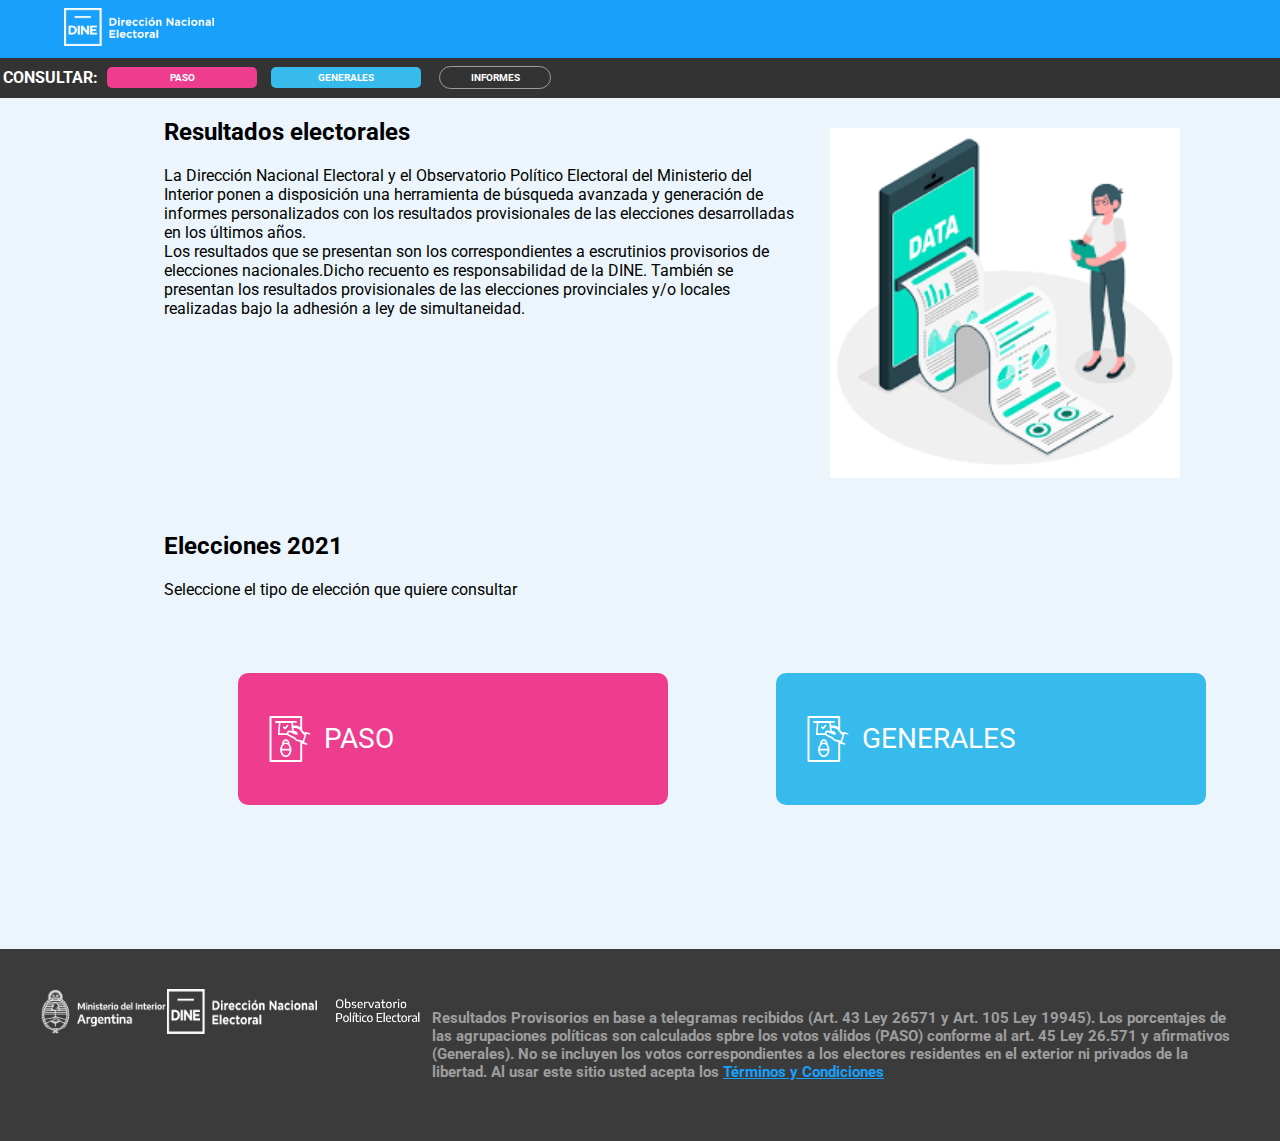
<file: index.html>
<!DOCTYPE html>
<html lang="es">
<!--TERMINADOOOOO-->
<head>
    <meta charset="UTF-8" />
    <meta name="viewport" content="width=device-width, initial-scale=1.0" />
    <title>Sistema de Publicación de Resultados Electorales</title>
    <link rel="shortcut icon" type="image/png" href="favicon-16x16.png">
    <!-- Estilos CSS -->
    <link rel="stylesheet" href="css/common.css" />
    <link rel="stylesheet" href="css/pages/index.css">
    <link rel="shortcut icon" href="img/icons/favicon-16x16.png">
    <link rel="stylesheet" href="https://cdnjs.cloudflare.com/ajax/libs/fontawesome/5.15.4/css/all.min.css"
        crossorigin="anonymous" referrerpolicy="no-referrer" />


</head>

<body>
    <header>
        <!--Barra de logo portal-->
        <div class="header-page">
            <a href="index.html"><img src="img/Logo_DINE_negativo.png" alt="logo" class="logo">
            </a>
        </div>

        <!--Barra de menú principal-->
        <div class="header-low">
            <table class="table-header">
                <tr>
                    <th class="consultar-header">
                        CONSULTAR:
                    </th>
                    <th>
                        <a href="paso.html" target="_self" class="linkpaso-header">PASO</a>
                    </th>
                    <th>
                        <a href="generales.html" target="_self" class="linkgenerales-header">GENERALES</a>
                    </th>
                    <th class="VACIO">

                    </th>


                    <th>
                        <a href="informes.html" target="_self" class="linkinforme-header">informes</a>
                    </th>

                </tr>
            </table>
        </div>


    </header>

    <!-- Contenido principal de la página -->
    <main>
        <section id="sec-titulo" class="sec-titulo">
            <!--Seccion para agregar una palicula favorita por codigo-->
            <div class="texto-titulo">
                <h2>Resultados electorales</h2>
                <p>La Dirección Nacional Electoral y el Observatorio Político Electoral del Ministerio del
                    Interior ponen a disposición una herramienta de búsqueda avanzada y generación de
                    informes personalizados con los resultados provisionales de las elecciones desarrolladas en los
                    últimos años.<br>
                    Los resultados que se presentan son los correspondientes a escrutinios provisorios
                    de elecciones nacionales.Dicho recuento es responsabilidad de la DINE. También se
                    presentan los resultados provisionales de las elecciones provinciales y/o locales realizadas bajo
                    la adhesión a ley de simultaneidad.
                </p>
            </div>
            <div class="imagen-electoral">
                <img src="img/images.png" alt="imagen-electoral">
            </div>
        </section>
        <section id="sec-contenido" class="sec-contenido">
                <h2>Elecciones 2021</h3>
                <p>Seleccione el tipo de elección que quiere consultar</p>
            <div class="paso-generales">
                <div class="paso">
                    <svg version="1.1" id="Capa_1" xmlns="http://www.w3.org/2000/svg"
                                xmlns:xlink="http://www.w3.org/1999/xlink" x="0px" y="0px" width="841.889px"
                                height="595.281px" viewBox="0 0 841.889 595.281"
                                enable-background="new 0 0 841.889 595.281" xml:space="preserve"
                                class="v-icon__component theme--light"
                                style="font-size: 70px; height: 70px; width: 70px;">
                                <g>
                                    <path fill="#FFFFFF"
                                        d="M671.434,227.503l-43.614-14.145c-2.358-1.179-4.716-1.179-8.252,1.179 c-2.357,1.179-4.715,3.536-4.715,5.894l-1.179,3.536c-9.431-8.251-22.396-20.039-34.185-35.363V31.827 c0-7.072-5.894-11.788-11.788-11.788H198.746c-7.073,0-11.788,5.895-11.788,11.788v530.448c0,7.072,4.715,11.787,11.788,11.787 h368.955c7.073,0,11.788-4.715,11.788-11.787V348.917c1.179,2.357,3.536,3.536,4.715,4.716l44.794,14.145c1.179,0,2.357,0,3.536,0 c4.715,0,8.251-2.357,9.43-7.072s-1.179-10.609-5.894-12.967l0,0l-34.185-11.787l30.648-102.554l34.185,10.608l0,0 c4.715,1.179,10.608-1.179,12.966-7.072C679.685,234.576,676.149,228.682,671.434,227.503z M555.914,550.487H210.533V43.615 h345.381v113.162c-29.47-25.934-77.799-21.218-83.693-20.039l-3.536-34.185h35.363c5.894,0,10.609-4.715,10.609-10.609 c0-5.894-4.716-10.608-10.609-10.608H262.4c-4.715,2.357-9.43,7.072-9.43,12.966c0,5.895,4.715,10.609,10.608,10.609h35.363 l-11.787,132.022c0,2.357,1.179,5.894,2.357,8.251c2.357,2.358,4.715,3.537,7.072,3.537h103.731 c5.895,9.43,15.324,12.966,16.503,14.145c0,0,29.47,15.324,51.866,24.755c12.967,5.894,15.324,9.43,20.039,14.145 c2.357,3.537,5.894,7.073,10.609,10.609c14.146,12.967,34.185,14.146,40.078,15.324l17.682,4.715L555.914,550.487z M456.897,203.927l-8.251-3.536c-1.179-1.179-17.682-8.251-31.827-3.536c-8.251,2.357-14.145,8.251-18.86,17.682 c-2.357,4.715-3.536,8.251-3.536,12.967h-87.229l10.608-122.593h130.844L456.897,203.927z M585.383,319.448l-42.436-11.788 c-1.179,0-2.357,0-3.536,0c0,0-17.682,0-28.291-9.431c-3.536-3.536-5.894-7.072-8.251-9.43 c-5.894-7.073-11.788-12.967-27.112-20.039c-22.396-9.431-50.687-24.755-51.865-24.755c0,0-7.073-3.536-9.431-9.43 c-1.179-3.536-1.179-7.072,1.179-10.609c2.357-4.715,4.716-5.894,7.073-7.072c5.894-2.357,14.145,1.179,17.682,2.357l62.475,25.933 c4.715,1.18,15.324,4.716,22.396-2.357c4.715-4.715,3.536-11.787-2.357-21.218c-10.609-16.503-29.469-20.039-37.721-20.039 c-1.179,0-2.357,0-2.357,0c-1.179,0-2.357,0-3.536,0l0,0l-4.716-36.542l-1.179-8.251c0,0,0,0,1.179,09c0,0,56.581-8.252,76.621,24.754c15.323,25.933,38.899,50.688,56.58,62.475L585.383,319.448z">
                                    </path>
                                    <path fill="#FFFFFF"
                                        d="M368.49,179.174c2.357,1.179,3.536,2.357,5.894,2.357l0,0l0,0c3.536,0,5.895-1.179,8.252-3.536 l29.469-35.363c3.536-4.715,2.357-10.609-1.179-14.146c-2.357-1.179-4.715-2.357-7.072-2.357c-2.358,0-4.716,1.179-7.073,3.536 l-12.966,15.324l-9.431,11.788l-5.894-4.716l-4.715-3.536c-4.716-3.536-10.609-2.357-14.146,2.357 c-3.536,4.716-2.357,10.609,2.357,14.146L368.49,179.174z">
                                    </path>
                                    <path fill="#FFFFFF"
                                        d="M427.428,359.526c0-2.357,0-3.536,0-5.894c0,0,0,0,0-1.18l0,0l0,0c0-28.29-20.039-50.688-44.793-50.688 c-24.755,0-44.794,22.397-44.794,50.688l0,0l0,0c0,2.358,0,4.716,0,7.073c-14.145,16.503-23.575,40.078-23.575,67.189l0,0l0,0 c0,48.33,30.648,88.408,68.369,88.408c37.72,0,68.368-40.078,68.368-88.408l0,0l0,0 C451.003,399.604,441.573,376.029,427.428,359.526z M382.635,495.085c-23.576,0-43.615-25.933-47.151-57.76h94.302 C427.428,469.152,407.389,495.085,382.635,495.085z M406.21,344.202c-7.073-3.536-15.324-5.894-23.575-5.894 c-8.252,0-16.503,2.357-23.576,5.894c3.537-12.967,12.967-21.218,23.576-21.218C394.422,321.805,403.853,331.235,406.21,344.202z M382.635,358.347c23.575,0,43.614,24.754,47.15,57.76h-94.302C339.02,383.101,359.059,358.347,382.635,358.347z">
                                    </path>
                                </g>
                            </svg>
                    <a href="paso.html" class="section-linkpaso">PASO</a>
                </div>
                <div class="generales">
                    <svg version="1.1" id="Capa_1" xmlns="http://www.w3.org/2000/svg"
                                xmlns:xlink="http://www.w3.org/1999/xlink" x="0px" y="0px" width="841.889px"
                                height="595.281px" viewBox="0 0 841.889 595.281"
                                enable-background="new 0 0 841.889 595.281" xml:space="preserve"
                                class="v-icon__component theme--light"
                                style="font-size: 70px; height: 70px; width: 70px;">
                                <g>
                                    <path fill="#FFFFFF"
                                        d="M671.434,227.503l-43.614-14.145c-2.358-1.179-4.716-1.179-8.252,1.179 c-2.357,1.179-4.715,3.536-4.715,5.894l-1.179,3.536c-9.431-8.251-22.396-20.039-34.185-35.363V31.827 c0-7.072-5.894-11.788-11.788-11.788H198.746c-7.073,0-11.788,5.895-11.788,11.788v530.448c0,7.072,4.715,11.787,11.788,11.787 h368.955c7.073,0,11.788-4.715,11.788-11.787V348.917c1.179,2.357,3.536,3.536,4.715,4.716l44.794,14.145c1.179,0,2.357,0,3.536,0 c4.715,0,8.251-2.357,9.43-7.072s-1.179-10.609-5.894-12.967l0,0l-34.185-11.787l30.648-102.554l34.185,10.608l0,0 c4.715,1.179,10.608-1.179,12.966-7.072C679.685,234.576,676.149,228.682,671.434,227.503z M555.914,550.487H210.533V43.615 h345.381v113.162c-29.47-25.934-77.799-21.218-83.693-20.039l-3.536-34.185h35.363c5.894,0,10.609-4.715,10.609-10.609 c0-5.894-4.716-10.608-10.609-10.608H262.4c-4.715,2.357-9.43,7.072-9.43,12.966c0,5.895,4.715,10.609,10.608,10.609h35.363 l-11.787,132.022c0,2.357,1.179,5.894,2.357,8.251c2.357,2.358,4.715,3.537,7.072,3.537h103.731 c5.895,9.43,15.324,12.966,16.503,14.145c0,0,29.47,15.324,51.866,24.755c12.967,5.894,15.324,9.43,20.039,14.145 c2.357,3.537,5.894,7.073,10.609,10.609c14.146,12.967,34.185,14.146,40.078,15.324l17.682,4.715L555.914,550.487z M456.897,203.927l-8.251-3.536c-1.179-1.179-17.682-8.251-31.827-3.536c-8.251,2.357-14.145,8.251-18.86,17.682 c-2.357,4.715-3.536,8.251-3.536,12.967h-87.229l10.608-122.593h130.844L456.897,203.927z M585.383,319.448l-42.436-11.788 c-1.179,0-2.357,0-3.536,0c0,0-17.682,0-28.291-9.431c-3.536-3.536-5.894-7.072-8.251-9.43 c-5.894-7.073-11.788-12.967-27.112-20.039c-22.396-9.431-50.687-24.755-51.865-24.755c0,0-7.073-3.536-9.431-9.43 c-1.179-3.536-1.179-7.072,1.179-10.609c2.357-4.715,4.716-5.894,7.073-7.072c5.894-2.357,14.145,1.179,17.682,2.357l62.475,25.933 c4.715,1.18,15.324,4.716,22.396-2.357c4.715-4.715,3.536-11.787-2.357-21.218c-10.609-16.503-29.469-20.039-37.721-20.039 c-1.179,0-2.357,0-2.357,0c-1.179,0-2.357,0-3.536,0l0,0l-4.716-36.542l-1.179-8.251c0,0,0,0,1.179,09c0,0,56.581-8.252,76.621,24.754c15.323,25.933,38.899,50.688,56.58,62.475L585.383,319.448z">
                                    </path>
                                    <path fill="#FFFFFF"
                                        d="M368.49,179.174c2.357,1.179,3.536,2.357,5.894,2.357l0,0l0,0c3.536,0,5.895-1.179,8.252-3.536 l29.469-35.363c3.536-4.715,2.357-10.609-1.179-14.146c-2.357-1.179-4.715-2.357-7.072-2.357c-2.358,0-4.716,1.179-7.073,3.536 l-12.966,15.324l-9.431,11.788l-5.894-4.716l-4.715-3.536c-4.716-3.536-10.609-2.357-14.146,2.357 c-3.536,4.716-2.357,10.609,2.357,14.146L368.49,179.174z">
                                    </path>
                                    <path fill="#FFFFFF"
                                        d="M427.428,359.526c0-2.357,0-3.536,0-5.894c0,0,0,0,0-1.18l0,0l0,0c0-28.29-20.039-50.688-44.793-50.688 c-24.755,0-44.794,22.397-44.794,50.688l0,0l0,0c0,2.358,0,4.716,0,7.073c-14.145,16.503-23.575,40.078-23.575,67.189l0,0l0,0 c0,48.33,30.648,88.408,68.369,88.408c37.72,0,68.368-40.078,68.368-88.408l0,0l0,0 C451.003,399.604,441.573,376.029,427.428,359.526z M382.635,495.085c-23.576,0-43.615-25.933-47.151-57.76h94.302 C427.428,469.152,407.389,495.085,382.635,495.085z M406.21,344.202c-7.073-3.536-15.324-5.894-23.575-5.894 c-8.252,0-16.503,2.357-23.576,5.894c3.537-12.967,12.967-21.218,23.576-21.218C394.422,321.805,403.853,331.235,406.21,344.202z M382.635,358.347c23.575,0,43.614,24.754,47.15,57.76h-94.302C339.02,383.101,359.059,358.347,382.635,358.347z">
                                    </path>
                                </g>
                            </svg>
                    <a  href="generales.html" class="section-linkgenerales">GENERALES</a>
                </div>
            </div>
        </section>
    </main>
    <!--Pie de página-->
    <footer>
        <img src="img/icons/Ministerio-del-Interior_pluma.1ab9a7a7.png" class="Ministerio" alt="Ministerio">
        <img src="img/icons/Logo_DINE_negativo.a88f983e.png" class="logoFooter" alt="logoFooter"></a>
        <img src="img/icons/logos_001-10.4430c8d5.png" class="logos" alt="logos"></a>
        <h4>Resultados Provisorios en base a telegramas recibidos (Art. 43 Ley 26571 y Art. 105 Ley 19945).
            Los porcentajes de las agrupaciones políticas son calculados spbre los votos válidos (PASO) conforme al art.
            45 Ley 26.571 y afirmativos (Generales).
            No se incluyen los votos correspondientes a los electores residentes en el exterior ni privados de la
            libertad. Al usar este sitio usted acepta los <a class="linkfooter"  href=""
            target="_blank">Términos y
            Condiciones</a></h4>

    </footer>
</body>
<script src="https://cdn.jsdelivr.net/npm/bootstrap@5.3.2/dist/js/bootstrap.bundle.min.js"
    integrity="sha384-C6RzsynM9kWDrMNeT87bh95OGNyZPhcTNXj1NW7RuBCsyN/o0jlpcV8Qyq46cDfL"
    crossorigin="anonymous"></script>


</html>
</file>
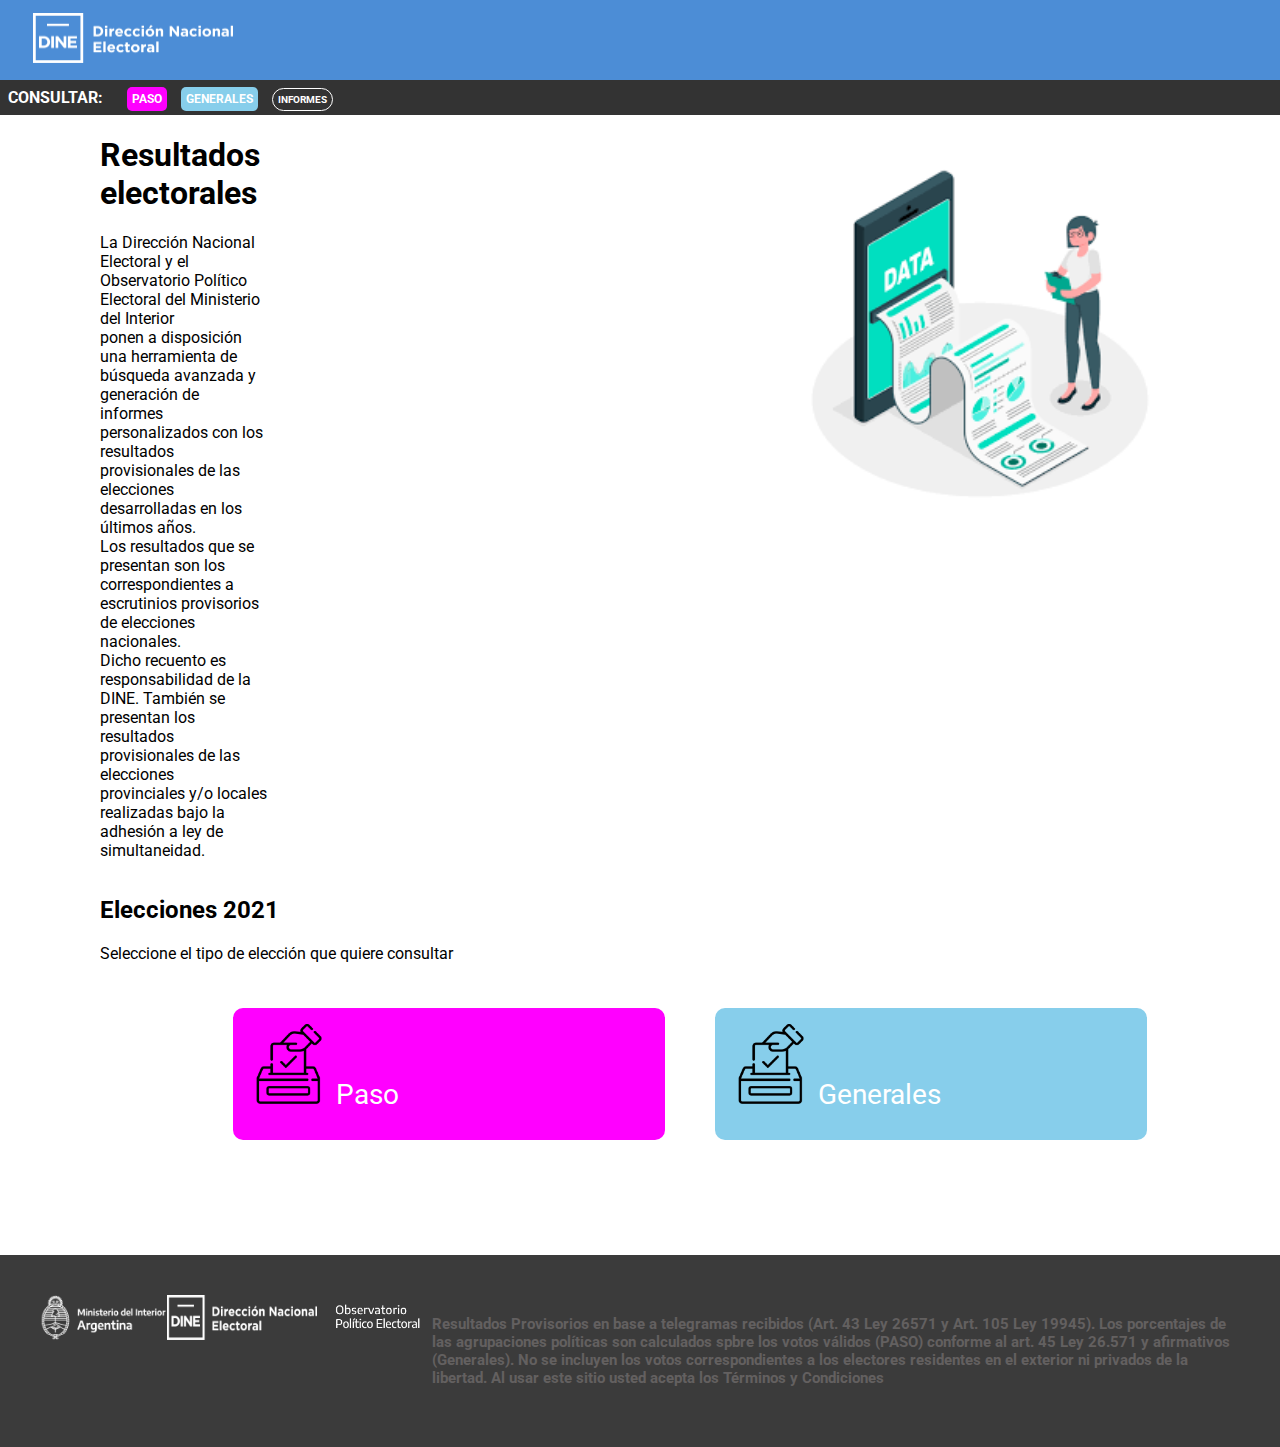
<file: tup-lc2-votacion-app/tup-lc2-votacion-app/tup-lc2-votacion-app/index.html>
<!DOCTYPE html>
<html lang="es">

<head>
    <meta charset="UTF-8" />
    <meta name="viewport" content="width=device-width, initial-scale=1.0" />
    <title>Sistema de Publicación de Resultados Electorales</title>
    <link rel="shortcut icon" type="image/png" href="favicon-16x16.png">
    <!-- Estilos CSS -->
    <link rel="stylesheet" href="css/common.css" />
    <link rel="stylesheet" href="css/pages/index.css">
    <link rel="shortcut icon" href="img/icons/favicon-16x16.png">
    <link rel="stylesheet" href="https://cdnjs.cloudflare.com/ajax/libs/fontawesome/5.15.4/css/all.min.css"
        crossorigin="anonymous" referrerpolicy="no-referrer" />


</head>

<body>
    <header class="headerprincipal">
        <!--Barra de logo portal-->
        <!--Barra de menú principal-->
        <div class="header-page">
            <a href="index.html"><img src="img/icons/Logo_DINE_negativo.a88f983e.png" class="logo" alt="logo"></a>
        </div>
    </header>
    <div class="header-low">
        <table class="table-header">
            <tr>
                <th class="consultar-header">
                    CONSULTAR:
                </th>
                <th>
                    <a href="paso.html" target="_self" class="linkpaso-header">PASO</a>
                </th>
                <th>
                    <a href="generales.html" target="_self" class="linkgenerales-header">GENERALES</a>
                </th>
                <th>
                    <a href="informes.html" target="_self" class="linkinformes-header">INFORMES</a>
                </th>
            </tr>
        </table>
    </div>

    <!-- Contenido principal de la página -->
    <main>
        <section id="sec-titulo" class="sec-titulo">
            <!--Seccion para agregar una palicula favorita por codigo-->
            <div class="texto-titulo">
                <h1>Resultados electorales</h1>
                <p class="large-text">La Dirección Nacional Electoral y el Observatorio Político Electoral del Ministerio del
                    Interior <br>ponen a disposición una herramienta de búsqueda avanzada y generación de
                    <br>informes
                    personalizados con los resultados provisionales de las elecciones desarrolladas en los
                    últimos años.
                    <br>Los resultados que se presentan son los correspondientes a escrutinios provisorios
                    de
                    elecciones nacionales. <br>Dicho recuento es responsabilidad de la DINE. También se
                    presentan
                    los resultados provisionales de las elecciones <br>provinciales y/o locales realizadas bajo
                    la
                    adhesión a ley de simultaneidad.
                </p>
            </div>
            <div class="imagen-electoral">
                <img src="img/images.png" alt="imagen-electoral">
            </div>
        </section>
        <section id="sec-contenido" class="sec-contenido">
                <h2>Elecciones 2021</h3>
                <p>Seleccione el tipo de elección que quiere consultar</p>
            <div class="paso-generales3">
                <div class="paso-generales">
                    <img src="img/votacion.png" alt="voto-img" class="imgvoto" width="80px">
                    <a href="paso.html" class="section-linkpaso">Paso</a>
                </div>
                <div class="paso-generales2">
                    <img src="img/votacion.png" alt="voto-img2" class="imgvoto2" width="80px">
                    <a  href="generales.html" class="section-linkgenerales">Generales</a>
                </div>
            </div>
        </section>
    </main>
    <!--Pie de página-->
    <footer>
        <img src="img/icons/Ministerio-del-Interior_pluma.1ab9a7a7.png" class="Ministerio" alt="Ministerio">
        <img src="img/icons/Logo_DINE_negativo.a88f983e.png" class="logoFooter" alt="logoFooter"></a>
        <img src="img/icons/logos_001-10.4430c8d5.png" class="logos" alt="logos"></a>
        <h4>Resultados Provisorios en base a telegramas recibidos (Art. 43 Ley 26571 y Art. 105 Ley 19945).
            Los porcentajes de las agrupaciones políticas son calculados spbre los votos válidos (PASO) conforme al art.
            45 Ley 26.571 y afirmativos (Generales).
            No se incluyen los votos correspondientes a los electores residentes en el exterior ni privados de la
            libertad. Al usar este sitio usted acepta los Términos y Condiciones</h4>
    </footer>
</body>


</html>
</file>
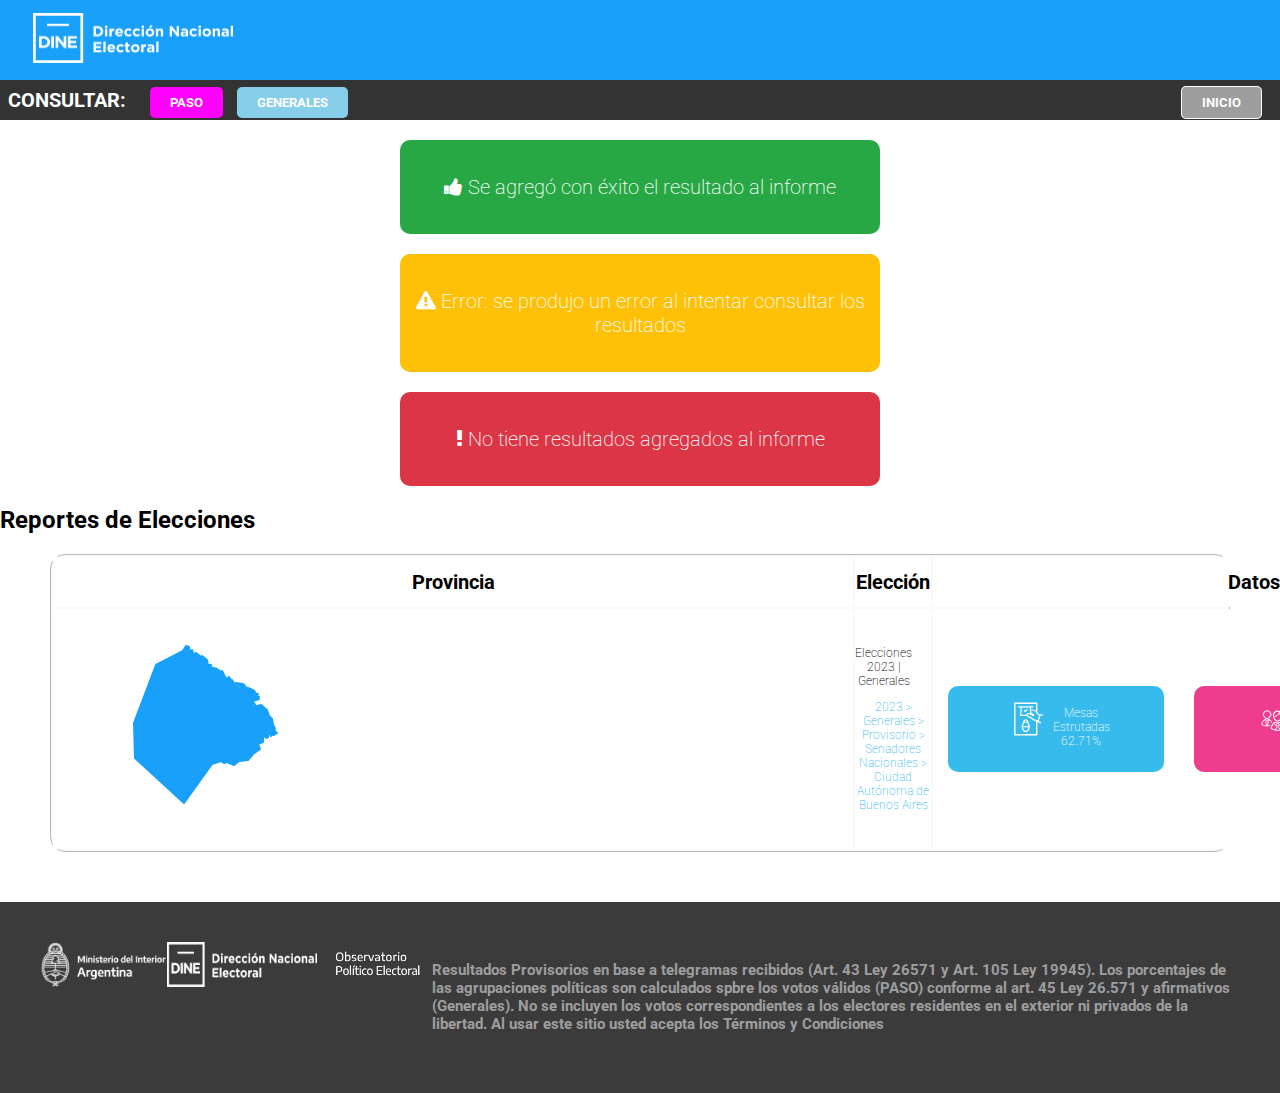
<file: tup-lc2-votacion-app/tup-lc2-votacion-app/tup-lc2-votacion-app/informes.html>
<!DOCTYPE html>
<html lang="es">

<head>
    <meta charset="UTF-8" />
    <meta name="viewport" content="width=device-width, initial-scale=1.0" />
    <title>Sistema de Publicación de Resultados Electorales</title>
    <link rel="shortcut icon" type="image/png" href="favicon-16x16.png">
    <!-- Estilos CSS -->
    <link rel="stylesheet" href="css/common.css" />
    <link rel="stylesheet" href="css/pages/informes.css" />
    <link rel="shortcut icon" href="img/icons/favicon-16x16.png">
    <link rel="stylesheet" href="https://cdnjs.cloudflare.com/ajax/libs/font-awesome/4.7.0/css/font-awesome.min.css"
        crossorigin="anonymous" eferrerpolicy="no-referrer" />

</head>

<body>
    <header class="headerprincipal">
        <!--Barra de logo portal-->
        <div class="header-page">
            <a href="index.html"><img src="img/icons/Logo_DINE_negativo.a88f983e.png" class="logo" alt="logo"></a>
        </div>

        <div class="header-low">
            <table class="table-header">
                <tr>
                    <th class="consultar-header">
                        CONSULTAR:
                    </th>
                    <th>
                        <a href="paso.html" target="_self" class="linkpaso-header">PASO</a>
                    </th>
                    <th>
                        <a href="generales.html" target="_self" class="linkgenerales-header">GENERALES</a>
                    </th>
                    <th class="VACIO">

                    </th>


                    <th>
                        <a href="index.html" target="_self" class="linkindex-header">INICIO</a>
                    </th>

                </tr>
            </table>
        </div>
    </header>


    <!-- Contenido principal de la página -->
    <main>
        <section id="sec-titulo">
            <!--Seccion para agregar una palicula favorita por codigo-->
            <h3>
                <p><span><i class="fa fa-thumbs-up"></i></span> Se agregó con éxito el resultado al informe</p>
            </h3>
            <h3>
                <p><span><i class="fa fa-exclamation-triangle"></i></span> Error: se produjo un error al intentar
                    consultar los resultados</p>
            </h3>
            <h3>
                <p><span><i class="fa fa-exclamation"></i></span> No tiene resultados agregados al informe</p>
            </h3>


        </section>
        <section id="sec-contenido">
            <!--Seccion para contenido de la página-->
            <h2>Reportes de Elecciones</h2>
            <div class="reporte-elecciones">


                <table>
                    <thead>
                        <tr class = "">
                            <th>Provincia</th>
                            <th>Elección</th>
                            <th>Datos Generales</th>
                            <th >Datos por agrupación</th>
                        </tr>
                    </thead>
                    <tbody>
                        <tr>
                            <td><svg height="210" width="800">
                                    <path class="leaflet-interactive" stroke="#18a0fb" stroke-opacity="1"
                                        stroke-width="2" stroke-linecap="round" stroke-linejoin="round" fill="#18a0fb"
                                        fill-opacity="1" fill-rule="evenodd"
                                        d="M182 61L179 56L176 58L178 56L176 53L173 55L169 47L168 48L164 45L157 43L158 41L155 41L154 36L149 32L148 33L143 29L142 30L145 32L140 29L138 32L137 30L140 29L139 26L137 28L136 23L133 22L130 27L103 41L81 99L82 134L131 179L159 140L168 137L171 139L174 138L181 141L186 137L195 136L200 130L207 125L205 120L210 118L210 112L205 107L210 110L213 114L215 113L215 110L217 110L218 112L219 111L217 109L221 111L224 109L220 106L222 106L221 102L218 102L216 104L215 103L217 102L212 102L220 101L219 95L216 92L214 86L208 81L200 83L199 80L201 79L202 81L200 77L206 75L203 75L203 73L206 73L201 71L205 70L199 69L198 68L202 68L200 66L195 67L194 66L198 65L188 62L192 62L190 60L183 59L189 64L187 65z">
                                    </path>
                                </svg>
                            </td>
                            <td>
                                <p class="texto-elecciones-chico">Elecciones <br /> 2023 |<br /> Generales</p>

                                <p class="texto-path-chico">2023 > <br />Generales ><br /> Provisorio ><br />
                                    Senadores<br />
                                    Nacionales ><br /> Ciudad Autónoma de Buenos Aires</p>
                            </td>
                            <td>
                                <div class="GENERALES">
                                    <div class="computos">
                                        <svg version="1.1" id="Capa_1" xmlns="http://www.w3.org/2000/svg" xmlns:xlink="http://www.w3.org/1999/xlink" x="0px" y="0px" width="841.889px" height="595.281px" viewBox="0 0 841.889 595.281" enable-background="new 0 0 841.889 595.281" xml:space="preserve" class="v-icon__component theme--light" style="font-size: 50px; height: 50px; width: 50px;">
                                            <g>
                                                <path fill="#FFFFFF" d="M671.434,227.503l-43.614-14.145c-2.358-1.179-4.716-1.179-8.252,1.179
                                                                                    c-2.357,1.179-4.715,3.536-4.715,5.894l-1.179,3.536c-9.431-8.251-22.396-20.039-34.185-35.363V31.827
                                                                                    c0-7.072-5.894-11.788-11.788-11.788H198.746c-7.073,0-11.788,5.895-11.788,11.788v530.448c0,7.072,4.715,11.787,11.788,11.787
                                                                                    h368.955c7.073,0,11.788-4.715,11.788-11.787V348.917c1.179,2.357,3.536,3.536,4.715,4.716l44.794,14.145c1.179,0,2.357,0,3.536,0
                                                                                    c4.715,0,8.251-2.357,9.43-7.072s-1.179-10.609-5.894-12.967l0,0l-34.185-11.787l30.648-102.554l34.185,10.608l0,0
                                                                                    c4.715,1.179,10.608-1.179,12.966-7.072C679.685,234.576,676.149,228.682,671.434,227.503z M555.914,550.487H210.533V43.615
                                                                                    h345.381v113.162c-29.47-25.934-77.799-21.218-83.693-20.039l-3.536-34.185h35.363c5.894,0,10.609-4.715,10.609-10.609
                                                                                    c0-5.894-4.716-10.608-10.609-10.608H262.4c-4.715,2.357-9.43,7.072-9.43,12.966c0,5.895,4.715,10.609,10.608,10.609h35.363
                                                                                    l-11.787,132.022c0,2.357,1.179,5.894,2.357,8.251c2.357,2.358,4.715,3.537,7.072,3.537h103.731
                                                                                    c5.895,9.43,15.324,12.966,16.503,14.145c0,0,29.47,15.324,51.866,24.755c12.967,5.894,15.324,9.43,20.039,14.145
                                                                                    c2.357,3.537,5.894,7.073,10.609,10.609c14.146,12.967,34.185,14.146,40.078,15.324l17.682,4.715L555.914,550.487z
                                                                                    M456.897,203.927l-8.251-3.536c-1.179-1.179-17.682-8.251-31.827-3.536c-8.251,2.357-14.145,8.251-18.86,17.682
                                                                                    c-2.357,4.715-3.536,8.251-3.536,12.967h-87.229l10.608-122.593h130.844L456.897,203.927z M585.383,319.448l-42.436-11.788
                                                                                    c-1.179,0-2.357,0-3.536,0c0,0-17.682,0-28.291-9.431c-3.536-3.536-5.894-7.072-8.251-9.43
                                                                                    c-5.894-7.073-11.788-12.967-27.112-20.039c-22.396-9.431-50.687-24.755-51.865-24.755c0,0-7.073-3.536-9.431-9.43
                                                                                    c-1.179-3.536-1.179-7.072,1.179-10.609c2.357-4.715,4.716-5.894,7.073-7.072c5.894-2.357,14.145,1.179,17.682,2.357l62.475,25.933
                                                                                    c4.715,1.18,15.324,4.716,22.396-2.357c4.715-4.715,3.536-11.787-2.357-21.218c-10.609-16.503-29.469-20.039-37.721-20.039
                                                                                    c-1.179,0-2.357,0-2.357,0c-1.179,0-2.357,0-3.536,0l0,0l-4.716-36.542l-1.179-8.251c0,0,0,0,1.179,0
                                                                                    c0,0,56.581-8.252,76.621,24.754c15.323,25.933,38.899,50.688,56.58,62.475L585.383,319.448z"></path>
                                                <path fill="#FFFFFF" d="M368.49,179.174c2.357,1.179,3.536,2.357,5.894,2.357l0,0l0,0c3.536,0,5.895-1.179,8.252-3.536
                                                                                    l29.469-35.363c3.536-4.715,2.357-10.609-1.179-14.146c-2.357-1.179-4.715-2.357-7.072-2.357c-2.358,0-4.716,1.179-7.073,3.536
                                                                                    l-12.966,15.324l-9.431,11.788l-5.894-4.716l-4.715-3.536c-4.716-3.536-10.609-2.357-14.146,2.357
                                                                                    c-3.536,4.716-2.357,10.609,2.357,14.146L368.49,179.174z"></path>
                                                <path fill="#FFFFFF" d="M427.428,359.526c0-2.357,0-3.536,0-5.894c0,0,0,0,0-1.18l0,0l0,0c0-28.29-20.039-50.688-44.793-50.688
                                                                                    c-24.755,0-44.794,22.397-44.794,50.688l0,0l0,0c0,2.358,0,4.716,0,7.073c-14.145,16.503-23.575,40.078-23.575,67.189l0,0l0,0
                                                                                    c0,48.33,30.648,88.408,68.369,88.408c37.72,0,68.368-40.078,68.368-88.408l0,0l0,0
                                                                                    C451.003,399.604,441.573,376.029,427.428,359.526z M382.635,495.085c-23.576,0-43.615-25.933-47.151-57.76h94.302
                                                                                    C427.428,469.152,407.389,495.085,382.635,495.085z M406.21,344.202c-7.073-3.536-15.324-5.894-23.575-5.894
                                                                                    c-8.252,0-16.503,2.357-23.576,5.894c3.537-12.967,12.967-21.218,23.576-21.218C394.422,321.805,403.853,331.235,406.21,344.202z
                                                                                    M382.635,358.347c23.575,0,43.614,24.754,47.15,57.76h-94.302C339.02,383.101,359.059,358.347,382.635,358.347z"></path>
                                            </g>
                                        </svg>
                                        <p>Mesas <br />Estrutadas<br /> 62.71%</p>
                                    </div>

                                    

                                    <div class="electores">
                                        <svg version="1.1" id="Layer_1" xmlns="http://www.w3.org/2000/svg" xmlns:xlink="http://www.w3.org/1999/xlink" x="0px" y="0px" width="841.889px" height="595.281px" viewBox="0 0 841.889 595.281" enable-background="new 0 0 841.889 595.281" xml:space="preserve" class="v-icon__component theme--light" style="font-size: 50px; height: 50px; width: 50px;">
                                            <title>comunidad</title>
                                            <path fill="#FFFFFF" d="M462.824,342.115h-0.59c-3.125-1.252-6.67-0.854-9.438,1.062c-10.771,7.341-23.424,11.436-36.453,11.797
                                                                                    c-13.2-0.436-26.022-4.519-37.043-11.797c-2.89-1.642-6.43-1.642-9.319,0c-54.148,26.779-76.682,98.859-71.845,112.897
                                                                                    c0.632,1.725,1.735,3.237,3.186,4.365c34.136,22.816,73.983,35.608,115.021,36.925c41.28-0.521,81.446-13.472,115.257-37.161
                                                                                    c1.454-1.173,2.557-2.724,3.186-4.482C539.387,440.739,516.973,368.659,462.824,342.115z M458.813,359.693
                                                                                    c5.067,2.88,9.848,6.237,14.275,10.027l-21.707,27.016l-21.353-26.426c10.135-1.979,19.866-5.647,28.784-10.854V359.693z
                                                                                    M434.039,395.084l-17.342,20.999c0,0,0,0.59,0,0.826c0,0.235,0,0,0-0.826l-17.224-20.999l17.578-21.471L434.039,395.084z
                                                                                    M373.992,359.693c8.952,5.199,18.728,8.83,28.902,10.735l-21.588,26.308l-22.061-27.252c4.616-3.762,9.55-7.117,14.746-10.027
                                                                                    V359.693z M315.007,447.464c5.307-26.169,17.715-50.372,35.863-69.957l25.6,32.088c1.272,1.329,3,2.13,4.837,2.241
                                                                                    c1.824-0.022,3.548-0.841,4.719-2.241l4.837-5.898l12.977,15.69l-31.853,52.497c-20.349-4.863-39.705-13.204-57.216-24.656
                                                                                    L315.007,447.464z M416.579,478.725c-10.703-0.196-21.366-1.381-31.852-3.539l31.852-52.143l32.088,52.496
                                                                                    c-10.662,1.965-21.481,2.952-32.323,2.95L416.579,478.725z M461.29,472.709l-32.441-52.851l12.977-15.69l4.955,5.898
                                                                                    c1.138,1.441,2.883,2.27,4.719,2.242l0,0c1.824-0.023,3.548-0.842,4.719-2.242l25.718-32.56
                                                                                    c18.07,19.442,30.544,43.411,36.099,69.367c-17.312,11.868-36.609,20.539-56.979,25.6L461.29,472.709z"></path>
                                            <path fill="#FFFFFF" d="M416.462,340.935c45.3,0,81.753-54.856,81.753-100.157c1.717-45.184-33.521-83.204-78.705-84.92
                                                                                    s-83.204,33.521-84.92,78.706c-0.078,2.07-0.078,4.144,0,6.214C334.59,286.079,371.043,340.935,416.462,340.935z M480.756,240.778
                                                                                    c0,1.298,0,2.596,0,3.894c-18.168-6.606-25.364-40.229-27.842-56.98C470.381,199.714,480.797,219.574,480.756,240.778z
                                                                                    M352.05,240.778c0.387-35.316,29.094-63.76,64.412-63.822c7.58,0.036,15.093,1.435,22.178,4.129
                                                                                    c-5.771,25.088-21.943,46.535-44.475,58.985c-12.627,7.394-27.523,9.911-41.88,7.079C352.168,244.553,352.05,242.666,352.05,240.778
                                                                                    z M362.549,260.244c13.056-0.269,25.851-3.71,37.278-10.028c19.154-10.271,34.437-26.506,43.531-46.244
                                                                                    c4.719,20.645,14.864,47.188,35.392,53.087c-6.96,32.56-33.268,66.418-62.406,66.418s-54.03-32.089-61.816-63.94
                                                                                    C357.182,259.952,359.863,260.188,362.549,260.244z"></path>
                                            <path fill="#FFFFFF" d="M542.454,249.036l0.944,3.186c0.522,1.727,0.839,3.508,0.943,5.309l0,0c-0.551,1.18-1.966,3.657-4.247,7.433
                                                                                    l-1.062,1.77c-1.563,2.695-1.181,6.096,0.943,8.376c6.438,6.525,14.637,11.034,23.595,12.977c0.584,0.114,1.185,0.114,1.77,0
                                                                                    c3.892,0.367,7.345-2.489,7.713-6.381c0.352-3.722-2.251-7.075-5.943-7.658c-4.577-1.021-8.934-2.859-12.859-5.427
                                                                                    c1.602-2.582,2.87-5.356,3.775-8.258c0.116-1.177,0.116-2.362,0-3.539c-0.062-3.077-0.537-6.133-1.416-9.083l-0.943-3.422
                                                                                    c0-1.298-0.826-2.595-1.18-3.893v-1.18c-3.318-7.425-5.047-15.462-5.073-23.595c0.729-30.418,25.977-54.486,56.395-53.759
                                                                                    s54.486,25.977,53.759,56.395c-0.187,7.795-2.025,15.461-5.395,22.492l-2.124,7.433c-0.941,3.021-1.457,6.157-1.533,9.319
                                                                                    c-0.116,1.177-0.116,2.362,0,3.539c-0.056,0.352-0.056,0.71,0,1.062c0.976,2.515,2.201,4.926,3.657,7.196
                                                                                    c-2.936,1.979-6.159,3.49-9.556,4.483c-3.891,0.815-6.383,4.629-5.567,8.52c0.815,3.89,4.63,6.382,8.52,5.566
                                                                                    c0.443-0.093,0.877-0.228,1.294-0.401c7.512-2.082,14.32-6.159,19.701-11.797c2.093-2.286,2.518-5.642,1.062-8.376l-1.062-1.77
                                                                                    c-0.943-1.534-3.421-5.663-4.246-7.314v-0.59c0.017-1.81,0.336-3.604,0.943-5.309c0.59-2.478,1.298-4.837,1.77-6.371
                                                                                    c15.945-34.834,0.633-75.999-34.201-91.944s-75.999-0.633-91.944,34.201c-8.279,18.087-8.396,38.857-0.319,57.036L542.454,249.036z"></path>
                                            <path fill="#FFFFFF" d="M642.375,297.64c-2.532-1.03-5.412-0.72-7.668,0.825c-8.872,5.963-19.276,9.24-29.965,9.438
                                                                                    c-10.801-0.386-21.289-3.732-30.318-9.674c-2.138-1.544-4.956-1.771-7.313-0.59l0,0c-23.636,13.269-41.938,34.323-51.789,59.575
                                                                                    c3.657,4.247,7.078,8.612,10.263,12.977c5.804-16.099,14.791-30.863,26.426-43.413l24.42,27.134
                                                                                    c0.923,1.054,2.257,1.656,3.657,1.651l0,0c1.508-0.124,2.886-0.899,3.775-2.124l20.526-29.729l20.881,30.201
                                                                                    c0.928,1.18,2.285,1.943,3.775,2.123l0,0c1.43-0.02,2.79-0.615,3.774-1.651l24.893-27.134c15.105,16.03,25.513,35.905,30.082,57.452
                                                                                    c-24.783,16.33-53.728,25.214-83.405,25.6c-22.516-0.792-44.649-6.045-65.12-15.454c3.217,5.863,6.131,11.888,8.73,18.05
                                                                                    c18.353,6.987,37.713,10.971,57.334,11.797c33.779-0.463,66.647-11.022,94.376-30.318c1.199-0.993,2.098-2.301,2.596-3.775
                                                                                    C705.608,378.923,687.204,319.819,642.375,297.64z M579.615,342.705l-20.881-22.65c3.726-2.86,7.67-5.425,11.797-7.668
                                                                                    c7.562,4.349,15.827,7.343,24.42,8.848L579.615,342.705z M629.989,342.705l-14.864-21.353c8.595-1.564,16.855-4.598,24.42-8.966
                                                                                    c4.164,2.182,8.113,4.749,11.797,7.668L629.989,342.705z"></path>
                                            <path fill="#FFFFFF" d="M628.337,190.877c-1.385-2.284-4.359-3.014-6.644-1.628c-1.115,0.676-1.91,1.773-2.204,3.044
                                                                                    c-6.253,27.959-24.774,29.492-39.639,30.79c-8.729,0.708-18.639,1.651-18.639,11.207c0,24.185,19.465,53.323,43.53,53.323
                                                                                    c24.066,0,43.649-29.139,43.649-53.323C643.531,219.045,636.794,204.462,628.337,190.877z M604.743,278.057
                                                                                    c-17.932,0-33.976-24.42-34.094-43.649c3.214-1.169,6.607-1.768,10.027-1.77c13.213-1.18,34.447-2.949,44.711-27.251
                                                                                    c5.456,9.175,9.925,18.903,13.331,29.021C638.719,253.637,622.792,278.057,604.743,278.057z"></path>
                                            <path fill="#FFFFFF" d="M313.709,362.996c3.304-4.011,6.843-7.903,10.5-11.797c-10.078-22.699-27.316-41.47-49.076-53.44l0,0
                                                                                    c-2.572-1.03-5.487-0.721-7.786,0.825c-8.815,5.99-19.19,9.271-29.847,9.438c-10.771-0.347-21.232-3.697-30.2-9.674
                                                                                    c-2.422-1.345-5.365-1.345-7.786,0c-44.476,22.061-62.879,81.046-58.985,92.606c0.544,1.449,1.483,2.717,2.713,3.657
                                                                                    c28.015,18.697,60.712,29.161,94.377,30.201c16.017-0.268,31.911-2.851,47.188-7.669c1.908-5.903,4.153-11.693,6.724-17.341
                                                                                    c-14.479,5.61-29.701,9.067-45.183,10.263l25.01-51.553c1.152-2.354,0.273-5.196-2.005-6.488l-10.146-5.898l21.234-27.605
                                                                                    C295.008,330.396,306.432,345.669,313.709,362.996z M153.741,384.349c5.684-25.848,19.895-49.032,40.346-65.828l21.234,27.487
                                                                                    l-10.146,5.898c-2.234,1.332-3.06,4.165-1.887,6.488l24.892,51.554C201.697,407.4,176.191,398.629,153.741,384.349z
                                                                                    M232.192,396.146l-18.285-37.751l10.971-6.488c1.257-0.7,2.157-1.9,2.478-3.304c0.226-1.408-0.114-2.85-0.943-4.011l-24.303-32.088
                                                                                    l0,0c9.059,5.185,19.108,8.401,29.493,9.438c0.472,22.65,0.708,55.564,0.59,73.731V396.146z M247.764,344.593
                                                                                    c-1.677,2.163-1.283,5.275,0.879,6.952c0.171,0.132,0.35,0.253,0.536,0.362l10.972,6.488l-17.932,38.341c0-12.505,0-35.392,0-74.204
                                                                                    c10.56-1.072,20.771-4.369,29.965-9.673l0,0L247.764,344.593z"></path>
                                            <path fill="#FFFFFF" d="M180.521,255.171c5.19,10.382,23.594,41.525,56.743,41.525c33.15,0,51.554-31.144,56.744-41.525
                                                                                    c7.55-3.822,12.906-10.921,14.511-19.229c4.03-10.152,3.024-21.612-2.714-30.908c-1.321-1.697-2.869-3.205-4.601-4.482
                                                                                    c-9.042-35.281-44.972-56.552-80.253-47.51c-23.321,5.977-41.532,24.188-47.509,47.51c-1.962,1.255-3.68,2.854-5.073,4.719
                                                                                    c-5.66,9.234-6.664,20.588-2.713,30.672C167.249,244.36,172.775,251.508,180.521,255.171z M180.521,214.235
                                                                                    c1.003-1.31,2.491-2.16,4.129-2.359l0,0c0.77,0.139,1.506-0.372,1.645-1.142c0.003-0.013,0.005-0.025,0.007-0.038
                                                                                    c3.3-27.756,28.475-47.581,56.23-44.281c23.217,2.76,41.521,21.064,44.28,44.281c0.178,0.805,0.959,1.325,1.77,1.18
                                                                                    c1.693,0.124,3.247,0.987,4.247,2.359c1.651,2.241,3.067,7.078,0,17.342c-1.415,4.954-4.247,10.735-8.848,9.438
                                                                                    c-0.716-0.241-1.494,0.122-1.77,0.825c-7.668,19.584-24.892,39.284-45.772,39.284s-38.223-19.818-45.891-39.52
                                                                                    c-0.238-0.571-0.797-0.944-1.416-0.944l0,0c-4.601,1.534-7.55-4.364-8.966-9.319c-2.595-10.027-1.18-14.864,0.473-17.105H180.521z"></path>
                                        </svg>
                                        <p>Electores<br />62.71%</p>
                                    </div>
                                    
                                    
                                    <div class="escrutado">
                                        <svg version="1.1" id="Layer_1" xmlns="http://www.w3.org/2000/svg" xmlns:xlink="http://www.w3.org/1999/xlink" x="0px" y="0px" width="841.889px" height="595.281px" viewBox="0 0 841.889 595.281" enable-background="new 0 0 841.889 595.281" xml:space="preserve" class="v-icon__component theme--light" style="font-size: 50px; height: 50px; width: 50px;">
                                            <title>participacion</title>
                                            <path fill="#FFFFFF" d="M508.832,212.347c-2.05-2.229-4.488-4.068-7.195-5.427c-2.793-1.033-5.824-1.238-8.73-0.59
                                            c-1.705,0.26-3.37,0.735-4.955,1.416c-10.957,5.935-20.277,14.485-27.133,24.892c-4.26,6.344-10.35,11.24-17.46,14.038V116.909
                                            c1.236-5.799-2.462-11.501-8.261-12.737s-11.502,2.462-12.737,8.261c-0.315,1.476-0.315,3.001,0,4.477v70.782
                                            c0,2.802-2.271,5.073-5.073,5.073s-5.072-2.271-5.072-5.073V97.326c0.751-6.472-3.886-12.327-10.357-13.079
                                            c-0.048-0.006-0.095-0.011-0.143-0.016c-6.479,0.673-11.188,6.473-10.515,12.953c0.005,0.047,0.011,0.095,0.016,0.142v90.247
                                            c0,2.802-2.271,5.073-5.072,5.073c-2.802,0-5.073-2.271-5.073-5.073v-80.81c0.771-6.364-3.682-12.18-10.027-13.095
                                            c-6.48,0.673-11.188,6.473-10.515,12.953c0.005,0.047,0.01,0.095,0.016,0.142v90.365c0,2.802-2.271,5.073-5.073,5.073
                                            s-5.072-2.271-5.072-5.073v-61.816c0.751-6.472-3.886-12.327-10.357-13.079c-0.048-0.005-0.095-0.011-0.143-0.016
                                            c-6.48,0.674-11.188,6.473-10.515,12.953c0.005,0.047,0.01,0.095,0.016,0.142v128.234c-1.572,18.48,6.725,36.419,21.824,47.188
                                            h81.636c11.325-6.8,20.806-16.28,27.605-27.605c2.595-4.837,4.837-9.319,7.078-13.566c6.687-16.377,16.459-31.315,28.785-44.003
                                            c3.446-2.846,7.115-5.409,10.971-7.668c1.093-0.64,1.863-1.711,2.123-2.949C509.631,214.033,509.414,213.078,508.832,212.347z"></path>
                                            <path fill="#FFFFFF" d="M328.573,348.25h127.645c4.495,0,8.14,3.645,8.14,8.14l0,0v154.66l0,0H320.552l0,0V356.272
                                            C320.615,351.868,324.17,348.313,328.573,348.25z"></path>
                                            <rect x="339.073" y="317.695" fill="#FFFFFF" width="108.061" height="22.533"></rect>
                                            <path fill="#FFFFFF" d="M657.24,282.422c-1.578-1.706-3.458-3.105-5.544-4.129c-2.162-0.592-4.444-0.592-6.606,0
                                            c-1.346,0.213-2.655,0.61-3.894,1.18c-8.328,4.552-15.416,11.073-20.645,18.993c-3.306,4.799-7.938,8.529-13.331,10.736v-99.804
                                            c1.083-4.431-1.632-8.899-6.062-9.982c-4.431-1.082-8.899,1.632-9.982,6.062c-0.314,1.288-0.314,2.632,0,3.92V263.9
                                            c0.207,2.307-1.473,4.354-3.774,4.602c-2.343-0.122-4.143-2.12-4.021-4.462c0.002-0.047,0.005-0.093,0.009-0.14v-69.484
                                            c1.083-4.431-1.632-8.899-6.062-9.981c-4.431-1.083-8.899,1.631-9.982,6.062c-0.314,1.288-0.314,2.632,0,3.92v69.013
                                            c0.373,2.117-1.041,4.137-3.159,4.51c-2.117,0.372-4.136-1.042-4.509-3.159c-0.078-0.447-0.078-0.904,0-1.351v-61.816
                                            c0.939-4.463-1.918-8.843-6.381-9.781c-4.463-0.939-8.842,1.917-9.781,6.381c-0.235,1.121-0.235,2.279,0,3.4v69.721
                                            c0.737,2.02-0.303,4.255-2.322,4.992c-2.02,0.736-4.254-0.303-4.991-2.322c-0.315-0.862-0.315-1.808,0-2.67v-47.188
                                            c0.938-4.463-1.918-8.842-6.381-9.781s-8.843,1.918-9.781,6.381c-0.236,1.121-0.236,2.279,0,3.4v98.152
                                            c-1.186,13.88,4.937,27.377,16.162,35.627h62.524c8.877-5.241,16.299-12.623,21.588-21.471l5.309-10.382
                                            c5.146-12.51,12.633-23.922,22.061-33.622c2.67-2.135,5.467-4.104,8.376-5.898c0.834-0.489,1.431-1.3,1.652-2.241
                                            C657.869,283.641,657.694,282.938,657.24,282.422z"></path>
                                            <path fill="#FFFFFF" d="M519.332,386.472h97.68c3.453,0,6.252,2.799,6.252,6.252v117.971l0,0H512.608l0,0V392.724
                                            c-0.01-3.453,2.781-6.26,6.234-6.27C519.006,386.454,519.169,386.46,519.332,386.472z"></path>
                                            <rect x="527.354" y="363.114" fill="#FFFFFF" width="82.698" height="17.224"></rect>
                                            <path fill="#FFFFFF" d="M304.508,320.173c-1.309-1.415-2.869-2.575-4.602-3.421c-1.851-0.524-3.812-0.524-5.662,0l-3.186,0.943
                                            c-6.955,3.823-12.869,9.291-17.224,15.927c-2.748,4.048-6.654,7.173-11.207,8.966v-83.76c0.419-4.117-2.505-7.824-6.606-8.376
                                            c-4.149,0.493-7.14,4.218-6.725,8.376v45.536c0.135,1.95-1.337,3.641-3.287,3.774c-0.005,0.001-0.011,0.001-0.016,0.001
                                            c-1.909-0.187-3.322-1.861-3.186-3.775v-57.688c0.352-4.139-2.607-7.824-6.725-8.376c-4.116,0.552-7.075,4.237-6.724,8.376v57.688
                                            c0.343,1.792-0.831,3.523-2.623,3.866c-1.792,0.344-3.522-0.831-3.865-2.623c-0.079-0.41-0.079-0.832,0-1.243v-51.671
                                            c0.412-4.134-2.593-7.824-6.725-8.258c-4.1,0.493-7.071,4.144-6.725,8.258v57.688c0.001,1.759-1.425,3.186-3.184,3.187
                                            s-3.186-1.425-3.187-3.184c0-0.001,0-0.002,0-0.003v-39.049c0.352-4.139-2.607-7.824-6.725-8.376
                                            c-4.149,0.493-7.139,4.218-6.725,8.376v82.58c-1.079,11.861,4.222,23.405,13.921,30.318h52.144
                                            c7.469-4.531,13.645-10.91,17.931-18.521l4.483-8.612c4.286-10.447,10.533-19.979,18.403-28.077c2.212-1.854,4.58-3.511,7.078-4.954
                                            c0.715-0.38,1.199-1.085,1.298-1.888C305.219,321.508,305.073,320.68,304.508,320.173z"></path>
                                            <path fill="#FFFFFF" d="M189.368,406.999h81.518c2.867,0,5.19,2.324,5.19,5.191v98.859l0,0h-91.898l0,0V412.19
                                            C184.178,409.323,186.501,406.999,189.368,406.999z"></path>
                                            <rect x="195.975" y="387.534" fill="#FFFFFF" width="69.013" height="14.393"></rect>
                                        </svg>
                                        <p>Participacion<br />sobre escrutado<br />62.71%</p>
                                    </div>
                                    
                                </div>
                            </td>
                            <td>
                                <p><b>JUNTOS</b></p>
                                <P><b>PJ</b></P>
                            </td>
                            <td>
                                <p>38%<br />30000 votos</p>
                                <p>20%<br />12000 votos</p>
                            </td>
                        </tr>
                    </tbody>
                </table>
            </div>
        </section>
    </main>

    <!--Pie de página-->
    <footer>
        <img src="img/icons/Ministerio-del-Interior_pluma.1ab9a7a7.png" class="Ministerio" alt="Ministerio">
        <img src="img/icons/Logo_DINE_negativo.a88f983e.png" class="logoFooter" alt="logoFooter"></a>
        <img src="img/icons/logos_001-10.4430c8d5.png" class="logos" alt="logos"></a>
        <h4>Resultados Provisorios en base a telegramas recibidos (Art. 43 Ley 26571 y Art. 105 Ley 19945).
            Los porcentajes de las agrupaciones políticas son calculados spbre los votos válidos (PASO) conforme al art.
            45 Ley 26.571 y afirmativos (Generales).
            No se incluyen los votos correspondientes a los electores residentes en el exterior ni privados de la
            libertad. Al usar este sitio usted acepta los Términos y Condiciones</h4>

    </footer>
</body>


</html>
</file>
<file: css/common.css>
@import url("https://fonts.googleapis.com/css?family=Roboto:100,300,400,500,700,900");

* {
  --magenta: #ee3d8f;
  --celeste: #37bbed;
  --morado: #9283be;
  --gris-claro: #9e9e9e;
  --titulos: #333;
  --textos: #333;
  --fondo-pantalla: rgb(235, 245, 251);
  --fondo-Cabecera: #18a0fb;
  --fondo-Footer: #333;
  --fondo-Menu: #333;
  --texto-footer: #9e9e9e;
  --titulo-Grilla: #727272;
  --borde-inferior-Grilla: #727272;
  --borde-Grilla: #c5c5c5;
  --grafica-amarillo: rgb(252, 210, 0);
  --grafica-amarillo-claro: rgba(252, 210, 0, 0.3);
  --grafica-celeste: rgb(0, 169, 232);
  --grafica-celeste-claro: rgba(0, 169, 232, 0.3);
  --grafica-bordo: rgb(171, 40, 40);
  --grafica-bordo-claro: rgba(171, 40, 40, 0.3);
  --grafica-lila: rgb(112, 76, 159);
  --grafica-lila-claro: rgba(112, 76, 159, 0.5);
  --grafica-lila2: rgb(77, 46, 110);
  --grafica-lila2-claro: rgba(77, 46, 110, 0.5);
  --grafica-gris: rgb(128, 128, 128);
  --grafica-gris-claro: rgb(128, 128, 128, 0.5);
  --grafica-verde: rgb(102, 171, 60);
  --grafica-verde-claro: rgba(102, 171, 60, 0.5);
  --mensaje-usuario-amarillo: #ffc107;
  --mensaje-usuario-verde: #28a745;
  --mensaje-usuario-rojo: #dc3545;
  font-family: "Roboto", sans-serif;
}
html,
body {
  margin: 0;
  padding: 0;
  background-color: var(--fondo-pantalla);
}

main {
  margin-left: 5%;
}

.header-page {
  padding: 0.5em;
  padding-left: 5%;
  background-color: var(--fondo-Cabecera);
  color: white;
  width: 94, 5%;
  margin-top: 0;
  margin-right: auto;
  margin-bottom: auto;
  margin-left: auto;
}

.logo {
  width: 150px;
}

.header-low {
  margin-left: 0px;
  margin-right: 13px;
  background-color: var(--fondo-Menu);
  width: 100%;
  height: 40px;
  list-style: none;
  color: #ffffff;
}
.consultar-header {
  background-color: #333;
  color: white;
  font: #fff;
  flex-direction: row;
  border-color: #333;
}

.linkpaso-header {
  display: inline-block;
  text-decoration: none;
  width: 100px;
  padding: 5px 25px;
  border-radius: 5px;
  color: #ffffff;
  font-size: 10px;
  margin: 5px;
  text-transform: uppercase;
  text-align: center;
  background-color: var(--magenta);
}

.linkgenerales-header {
  display: inline-block;
  text-decoration: none;
  width: 100px;
  padding: 5px 25px;
  border-radius: 5px;
  color: #ffffff;
  font-size: 10px;
  margin: 5px;
  text-transform: uppercase;
  text-align: center;
  background-color: var(--celeste);
}

.linkindex-header {
  display: inline-block;
  text-decoration: none;
  width: 100px;
  padding: 5px 25px;
  border-radius: 5px;
  color: #ffffff;
  font-size: 10px;
  margin: 5px;
  text-transform: uppercase;
  text-align: center;
  background-color: var(--gris-claro);
}

.linkinforme-header {
  display: inline-block;
  text-decoration: none;
  width: 100px;
  padding: 5px 5px;
  border-radius: 20px;
  border: 1px solid var(--gris-claro);
  color: #ffffff;
  font-size: 10px;
  margin: 5px;
  text-transform: uppercase;
  text-align: center;
  background-color: var(--fondo-Menu);
}

/* --------------------------- */
/* Estilos para los botones del menu */
/* --------------------------- */

/* Filtrar */
.filtrar {
  background-color: white;
  border-radius: 15px;
  vertical-align: middle;
  color: var(--textos);
}

.filtrar::before {
  content: "\f002"; /* Icono de lupa (fa-search) */
  font-family: FontAwesome;
  margin-right: 10px;
}

/* Inicio */
.inicio {
  background-color: var(--gris-claro);
  border-radius: 5px;
  padding: 5px 25px;
  font-size: 10px;
  text-transform: uppercase;
  text-align: center;
  color: #fff;
  margin: 5px;
  float: right;
}

.inicio:hover {
  color: var(--textos);
}

/* Estilo de desplegables */
.desplegables {
  background: transparent;
  border: none;
  font-size: 14px;
  height: 30px;
  width: 120px;
  padding: 5px;
  color: var(--celeste);
  font-weight: bold;
}

.desplegables:hover {
  cursor: pointer;
}

.año {
  width: 70px;
}

.alert {
  color: #ffffff;
  width: 400px;
  margin: 20px auto;
  padding: 15px;
  border-radius: 10px;
  text-align: center;
  font-size: 12px;
  font-weight: 200;
  display: flex;
  align-items: center;
  visibility: hidden;
}
/* Estilo para el mensaje de cargando (azul) */
.alert.alert-cargando {
  background-color: lightblue;
}

.alert.alert-cargando::before {
  content: "\f110"; /* Icono de pulgar arriba (fa-thumbs-up) */
  font-family: FontAwesome;
  margin-right: 10px;
}

/* Estilo para el mensaje de éxito (verde) */
.alert.alert-success {
  background-color: var(--mensaje-usuario-verde);
}

.alert.alert-success::before {
  content: "\f164"; /* Icono de pulgar arriba (fa-thumbs-up) */
  font-family: FontAwesome;
  margin-right: 10px;
}

/* Estilo para el mensaje de error (rojo) */
.alert.alert-danger {
  background-color: var(--mensaje-usuario-rojo);
}

.alert.alert-danger::before {
  content: "\f071"; /* Icono de triángulo de exclamación (fa-exclamation-triangle) */
  font-family: FontAwesome;
  margin-right: 10px;
}

/* Estilo para el mensaje genérico (amarillo) */
.alert.alert-warning {
  background-color: var(--mensaje-usuario-amarillo);
}

.alert.alert-warning::before {
  content: "\f06a"; /* Icono de signo de exclamación (fa-exclamation) */
  font-family: FontAwesome;
  margin-right: 10px;
}

.col-lg-2-recuadros {
  color: #fff;
  background-color: var(--celeste);
  border-radius: 10px;
  margin: 15px;
  width: 184px;
  height: 70px;
  padding: 0.5rem 1rem;
  font-size: 12px;
  display: flex;
  text-align: center;
  justify-content: center;
}

.col-lg-2-recuadros2 {
  color: white;
  background-color: var(--magenta);
  border-radius: 10px;
  margin: 15px;
  width: 184px;
  height: 70px;
  padding: 0.5rem 1rem;
  font-size: 12px;
  display: flex;
  align-items: flex-start;
  justify-content: center;
}

.col-lg-2-recuadros3 {
  color: white;
  background-color: var(--morado);
  border-radius: 10px;
  margin: 15px;
  width: 184px;
  height: 70px;
  padding: 0.5rem 1rem;
  font-size: 12px;
  display: flex;
  align-items: flex-start;
  justify-content: center;
}

.recuadros {
  border-radius: 10px;
  margin: 15px;
  height: 100px;
  width: 250px;
  padding: 0.5rem 1rem;
  color: #fff;
  font-size: 16px;
  display: flex;
  align-items: center;
  justify-content: left;
  font-weight: bold;
}

/* Se le da a cada recuadro su color de fondo */
#mesas-escrutadas {
  background-color: var(--celeste);
}

#electores {
  background-color: var(--magenta);
}

#participacion {
  background-color: var(--morado);
}

footer {
  background-color: rgb(59, 59, 59);
  color: rgb(99, 96, 96);

  display: flex;
  padding: 40px;
}

.Ministerio {
  width: 150px;
  height: 45px;
}

.logoFooter {
  width: 150px;
  height: 45px;
}

.logos {
  width: 150px;
  height: 45px;
}

h4 {
  flex-direction: row-reverse;
  font-size: 15px;
  color: var(--texto-footer);
}

.linkfooter {
  color: var(--fondo-Cabecera);
}
</file>
<file: css/pages/index.css>
@import url("https://fonts.googleapis.com/css?family=Roboto:100,300,400,500,700,900");
.sec.titulo {
  display: flex;
  align-items: center;
}

.imagen-electoral {
  margin: 15px;
  width: 350px;
}

.linkpaso-header {
  text-decoration: none;
}

.linkinformes-header {
  text-decoration: none;
}

.linkgenerales-header {
  text-decoration: none;
}

.sec-titulo {
  display: flex;
  margin-left: 100px;
  margin-right: 100px;
}

.imagen-electoral img {
  margin: 15px;
  max-width: 350px;
  width: 350px;
  height: auto;
}

.sec-contenido {
  margin-left: 100px;
}

.paso-generales {
  display: flex;
  margin: 20px;
  align-items: center;
  justify-content: center;
  margin-bottom: 90px;
}

.paso {
  border-radius: 10px;
  margin: 5%;
  height: 100px;
  width: 400px;
  padding: 1rem;
  display: flex;
  align-items: center;
  justify-content: left;
  color: #fff;
  font-size: 28px;
  text-decoration: none;
  background-color: var(--magenta);
}

.generales {
  background-color: var(--celeste);
  border-radius: 10px;
  margin: 5%;
  height: 100px;
  width: 400px;
  padding: 1rem;
  display: flex;
  align-items: center;
  justify-content: left;
  color: #fff;
  font-size: 28px;
  text-decoration: none;
}

.section-linkpaso {
  text-decoration: none;
  color: white;
}

.section-linkgenerales {
  text-decoration: none;
  color: white;
}
</file>
<file: tup-lc2-votacion-app/tup-lc2-votacion-app/tup-lc2-votacion-app/css/common.css>
@import url('https://fonts.googleapis.com/css?family=Roboto:100,300,400,500,700,900');


* {
    font-family: 'Roboto';
  
}
body{
    margin: 0;
    padding: 0%;
}

.headerprincipal{
    background-color: rgb(76, 141, 214);

}

.logo{
    background-color: rgb(76, 141, 214);
    width: 200px;
    height: 50px;
    padding: 1%;
    margin-left: 20px;
}

.header-low{
    background-color: #333;
    padding: 5px;
}
.consultar-header{
    color: white;
    font: #FFF;

}

.linkpaso-header{
    color: white;
    background-color: magenta;
    background-size: 110%;
    border-radius: 5px;
    padding: 5px;
    font: #FFF;
    font-size: 12px;
    margin-left: 20px;
    margin-right: 10px;
    
    
    
}

.linkgenerales-header{
    color: white;
    background-color: skyblue;
    border-radius: 5px;
    padding: 5px;
    font: #FFF;
    font-size: 12px;
    margin-right: 10px;

}

.linkinformes-header{
    color: white;
    background-color: #333;
    border-radius: 15px;
    border-color: white;
    border-width: 1px;
    padding: 5px;
    font: #FFF;
    font-size: 10px;
    border-style: solid;


}
</file>
<file: tup-lc2-votacion-app/tup-lc2-votacion-app/tup-lc2-votacion-app/css/pages/index.css>
@import url('https://fonts.googleapis.com/css?family=Roboto:100,300,400,500,700,900');


* {
    font-family: 'Roboto';
  
}
.sec.titulo{
    display: flex;
    align-items: center;

}

.imagen-electoral{
    margin-left: 500px;
    margin-right: 10px;
    margin-top: 30px;
    

}

.linkpaso-header{
    text-decoration: none;
}

.linkinformes-header{
    text-decoration: none;
}

.linkgenerales-header{
    text-decoration: none;
}

.linkpaso-header:hover{
    background-color: #333;
}

.linkgenerales-header:hover{
    background-color: #333;
    
}

.linkinformes-header:hover{
    background-color: #333;
    border-style: none;
}


.sec-titulo{
    display: flex;
    margin-left: 100px;
    margin-right: 100px;

}

.large-text {
    display: flex;
    flex-basis: 45%; 
    margin-right: 20px; 
    
}

.imagen-electoral img {
    margin: 15px;
    max-width: 350px;
    width: 350px;
    height: auto;
}

.sec-contenido{
    margin-left: 100px;
}

footer{
    background-color: rgb(59, 59, 59);
    color: rgb(99, 96, 96);
    display: flex;
    padding: 40px;
    
}

.Ministerio{
    width: 150px;
    height: 45px;
}

.logoFooter{
    width: 150px;
    height: 45px;
}

.logos{
    width: 150px;
    height: 45px;
}

h4{
    flex-direction: row-reverse;
    font-size: 15px;
}



.paso-generales3{
    display: flex;
    margin: 20px;
    align-items: center;
    justify-content: center;
    margin-bottom: 90px;

}

.paso-generales{
    background-color: magenta;
    border-radius: 10px;
    margin: 25px;
    width: 400px;
    height: 100px;
    padding: 1rem;
    font: #FFF;
    font-size: 28px;
    

}

.paso-generales2{
    background-color: skyblue;
    border-radius: 10px;
    margin: 25px;
    width: 400px;
    height: 100px;
    padding: 1rem;
    font: #FFF;
    font-size: 28px;
}

.section-linkpaso{
    text-decoration: none;
    color: white;
}

.section-linkgenerales{
    text-decoration: none;
    color: white;
}
</file>
<file: tup-lc2-votacion-app/tup-lc2-votacion-app/tup-lc2-votacion-app/css/pages/informes.css>
@import url('https://fonts.googleapis.com/css?family=Roboto:100,300,400,500,700,900');


* {
    font-family: 'Roboto';
    
  
}

*{
    --magenta: #ee3d8f;
--celeste: #37bbed;
--morado: #9283be;
--gris-claro: #9e9e9e;
--titulos: #333;
--textos: #333;
--fondo-pantalla: rgb(235, 245, 251);
--fondo-Cabecera: #18a0fb;
--fondo-Footer: #333;
--fondo-Menu: #333;
--texto-footer: #9e9e9e;
--titulo-Grilla: #727272;
--borde-inferior-Grilla: #727272;
--borde-Grilla: #c5c5c5;
--grafica-amarillo: rgb(252, 210, 0);
--grafica-amarillo-claro: rgba(252, 210, 0, 0.3);
--grafica-celeste: rgb(0, 169, 232);
--grafica-celeste-claro: rgba(0, 169, 232, 0.3);
--grafica-bordo: rgb(171, 40, 40);
--grafica-bordo-claro: rgba(171, 40, 40, 0.3);
--grafica-lila: rgb(112, 76, 159);
--grafica-lila-claro: rgba(112, 76, 159, 0.5);
--grafica-lila2: rgb(77, 46, 110);
--grafica-lila2-claro: rgba(77, 46, 110, 0.5);
--grafica-gris: rgb(128, 128, 128);
--grafica-gris-claro: rgb(128, 128, 128, 0.5);
--grafica-verde: rgb(102, 171, 60);
--grafica-verde-claro: rgba(102, 171, 60, 0.5);
--mensaje-usuario-amarillo: #ffc107;
--mensaje-usuario-verde: #28a745;
--mensaje-usuario-rojo: #dc3545;
}
.header-page{
    background-color: var(--fondo-Cabecera);


}

.logo{
    background-color: #18a0fb;
}
.header-low{
    background-color: #333;
    display: flex;
    
}
.consultar-header{
    background-color: #333;
    color: white;
    font: #FFF;
    flex-direction: row;
    border-color: #333;

}


.linkpaso-header {
    color: white;
    background-color: magenta;
    border-color: #333;
    border-radius: 5px;
    padding: 5px;
    font: #FFF;
    font-size: 12px;
    margin-right: 10px;
    flex-direction: row;
    text-decoration: none;
    width: 35px;
    
}

.linkgenerales-header{
    color: white;
    border-color: #333;
    background-color: skyblue;
    border-radius: 5px;
    padding: 5px;
    font: #FFF;
    font-size: 12px;
    margin-right: 10px;
    flex-direction: row;
    text-decoration: none;

}

.linkindex-header{
    color: white;
    background-color: #9e9e9e;
    border-color: #333;
    border-radius: 15px;
    border-color: white;
    border-width: 1px;
    font: #FFF;
    border-style: solid;
    flex-direction: row-reverse;
    text-decoration: none;


}

.sec-titulo{
    display: flex;
    justify-content: center;
}
 h3:first-child {
 color: white;
 background-color: #28a745; 
 border-width: 200px;
 margin-right: 400px;
 margin-left: 400px;
 Padding: 15px;
 Border-radius: 10px;
 font-size:20px;
 font-weight: 200;
 text-align: center;
 
}

h3:nth-child(2) {
    color: white;
    background-color: #ffc107;
    border-width: 200px;
    margin-right: 400px;
    margin-left: 400px;
    Padding: 15px;
    Border-radius: 10px;
    font-size:20px;
    font-weight: 200;
    text-align: center;
   
}

 h3:nth-child(3) {
    color: white;
    background-color: #dc3545;
    border-width: 200px;
    margin-right: 400px;
    margin-left: 400px;
    Padding: 15px;
    Border-radius: 10px;
    font-size:20px;
    font-weight: 200;
    text-align: center;
    
}

#sec-contenido {
    border: solid var(--border-Grilla) 1px;
    width : 100%;
    margin : 0px auto 50px auto;
    border-radius: 15px;
    border-collapse: collapse;
    background-color: white;
}


.reporte-elecciones{
    display: block;
    justify-content: space-between;
    /*width: 100%;*/
    margin-left: 50px;
    margin-right: 50px;
    Border-radius: 15px;
    border-style:solid ;
    border-collapse: collapse;
    border-color: #bdb3b3;
    border-width: 1px;
    background-color: rgb(250, 250, 250);

    

}

.reporte-elecciones thead {
    text-align: center;
    color: var(--titulo-Grilla);
    padding: 10px 20px;
    font-size: 14px;
    font-weight: bold;
    text-transform: capitalize;
    border-bottom: 1px solid var(--border-inferior-Grilla);
    
    
}


.reporte-elecciones tbody tr:hover {
    background-color: rgb(250, 250, 250);

}

.reporte-elecciones tbody td{
   background-color: rgb(255, 255, 255);
    border-bottom:1px solido –borde-inferior-Grilla;
    Padding: 15px 0px;
    font-size: 12px;
    
    
}

/*table {
    grid: 100px 100px;
    height: 25px;
    padding: 5px;
    font-size: 10px;
    color: var(--textos);
}

.tabla-agrupacion{
    display: flex;
    justify-content: space-between;
    font-weight: bold;
}

.table-por{
    color: var(--titulo-Grilla);
    font-weight: normal;
}*/
h3 i.fa{
    font-size: 20px;
    color: white;
}

thead{
    color: black;
    background-color: #FFF;
    border-width: 200px;
    margin-right: 400px;
    margin-left: 400px;
    Padding: 15px;
    Border-radius: 10px;
    font-size:20px;
    font-weight: 200px;
    text-align: center;
    
}

td :first-child{
    display: flex;
}

.leaflet-interactive{
    justify-content: center;
}

td :nth-child(2){
    display: flex;
}
.texto-elecciones-chico{
    color: black;
    text-align: center
}

.texto-path-chico{
    color: rgb(59, 189, 240);
}

tr{
    color: black;
    border-color: #333;
    border-width: 200px;
    margin-right: 400px;
    margin-left: 400px;
    Padding: 15px;
    Border-radius: 10px;
    font-size:20px;
    font-weight: 200;
    text-align: center;
}

.GENERALES{
    display: flex;
    flex-direction: row;
}

.computos{
    Color:#FFF;
    background-color: #37bbed;;
    border-radius: 10px;
    Margin: 15px;
    width: 184px;
    height: 70px;
    Padding: 0.5rem 1rem;
    font-size: 12px;
    display: flex;
    text-align: center ;
    justify-content: center;
    
}



.electores{
    Color: white;
    background-color: #ee3d8f;
    border-radius: 10px;
    Margin: 15px;
    width: 184px;
    height: 70px;
    Padding: 0.5rem 1rem;
    font-size: 12px;
    display: flex;
    align-items: flex-start ;
    justify-content: center;
    
    
}


.escrutado{
    Color: white;
    background-color:  #9283be;
    border-radius: 10px;
    Margin: 15px;
    width: 184px;
    height: 70px;
    Padding: 0.5rem 1rem;
    font-size: 12px;
    display: flex;
    align-items: flex-start ;
    justify-content: center;
}



footer{
    background-color: rgb(59, 59, 59);
    color: rgb(99, 96, 96);
   
    display: flex;
    padding: 40px;
    
    
}

.Ministerio{
    width: 150px;
    height: 45px;
}

.logoFooter{
    width: 150px;
    height: 45px;
}

.logos{
    width: 150px;
    height: 45px;
}

h4{
    flex-direction: row-reverse;
    font-size: 15px;
    color: var(--texto-footer);
}

.table-header a{
    border-radius: 5px;
    padding: 8px 20px;
    margin-right: 10px;
    width: 20px;
    font-size: 13px;
}

.VACIO{
    width: 2000px;
}
</file>
